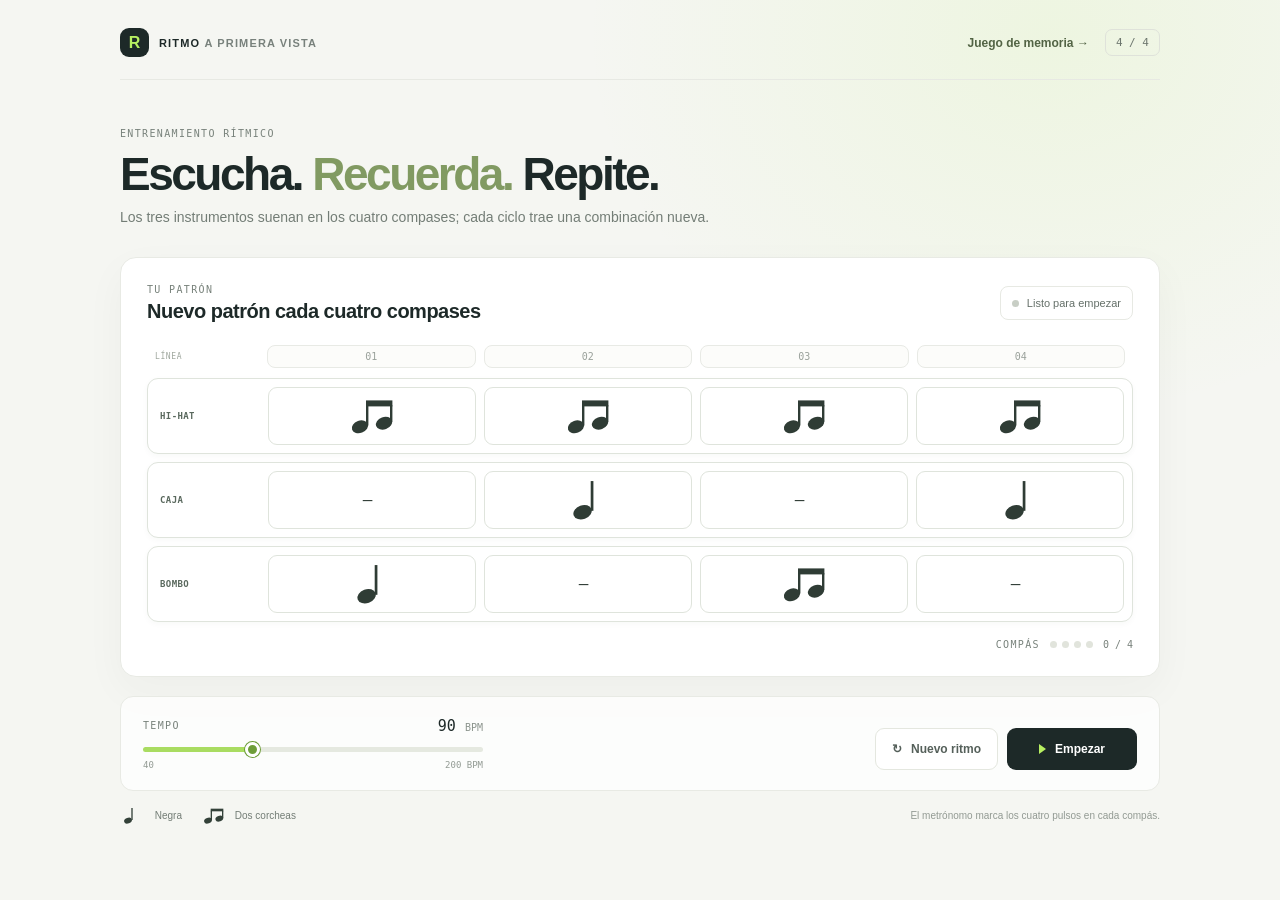
<file: index.html>
<!doctype html>
<html lang="es">
  <head>
    <meta charset="utf-8">
    <meta name="viewport" content="width=device-width, initial-scale=1">
    <meta name="theme-color" content="#f5f6f2">
    <title>Ritmo a primera vista</title>
    <link rel="stylesheet" href="styles.css?v=2">
    <script src="app.js?v=2" defer></script>
  </head>
  <body>
    <main class="app">
      <header class="topbar">
        <a class="brand" href="#" aria-label="Ritmo a primera vista, inicio">
          <span class="brand-mark" aria-hidden="true">R</span>
          <span>RITMO <span class="brand-light">A PRIMERA VISTA</span></span>
        </a>
        <a class="companion-link" href="memory.html">Juego de memoria <span aria-hidden="true">→</span></a>
        <span class="time-signature">4 / 4</span>
      </header>

      <section class="intro" aria-labelledby="page-title">
        <p class="eyebrow">ENTRENAMIENTO RÍTMICO</p>
        <h1 id="page-title">Escucha. <span>Recuerda.</span> Repite.</h1>
        <p class="intro-copy">Los tres instrumentos suenan en los cuatro compases; cada ciclo trae una combinación nueva.</p>
      </section>

      <section class="exercise" aria-label="Ejercicio de ritmo">
        <div class="exercise-heading">
          <div>
            <p class="eyebrow">TU PATRÓN</p>
            <h2>Nuevo patrón cada cuatro compases</h2>
          </div>
          <div class="measure-status" aria-live="polite">
            <span class="status-dot" aria-hidden="true"></span>
            <span id="measure-label">Listo para empezar</span>
          </div>
        </div>

        <div class="beat-grid" id="beat-grid" aria-label="Patrón de cuatro pulsos">
          <div class="beat-ruler" aria-hidden="true">
            <span class="instrument-column-label">LÍNEA</span>
            <div class="beat-headings">
              <span class="beat-heading" data-beat="0">01</span>
              <span class="beat-heading" data-beat="1">02</span>
              <span class="beat-heading" data-beat="2">03</span>
              <span class="beat-heading" data-beat="3">04</span>
            </div>
          </div>
          <div class="instrument-row" role="group" aria-label="Hi-hat">
            <span class="instrument-name">HI-HAT</span>
            <div class="beat-cells">
              <div class="beat-cell" data-beat="0"><span class="notation" data-instrument="hihat" role="img"></span></div>
              <div class="beat-cell" data-beat="1"><span class="notation" data-instrument="hihat" role="img"></span></div>
              <div class="beat-cell" data-beat="2"><span class="notation" data-instrument="hihat" role="img"></span></div>
              <div class="beat-cell" data-beat="3"><span class="notation" data-instrument="hihat" role="img"></span></div>
            </div>
          </div>
          <div class="instrument-row" role="group" aria-label="Caja">
            <span class="instrument-name">CAJA</span>
            <div class="beat-cells">
              <div class="beat-cell" data-beat="0"><span class="notation" data-instrument="snare" role="img"></span></div>
              <div class="beat-cell" data-beat="1"><span class="notation" data-instrument="snare" role="img"></span></div>
              <div class="beat-cell" data-beat="2"><span class="notation" data-instrument="snare" role="img"></span></div>
              <div class="beat-cell" data-beat="3"><span class="notation" data-instrument="snare" role="img"></span></div>
            </div>
          </div>
          <div class="instrument-row" role="group" aria-label="Bombo">
            <span class="instrument-name">BOMBO</span>
            <div class="beat-cells">
              <div class="beat-cell" data-beat="0"><span class="notation" data-instrument="kick" role="img"></span></div>
              <div class="beat-cell" data-beat="1"><span class="notation" data-instrument="kick" role="img"></span></div>
              <div class="beat-cell" data-beat="2"><span class="notation" data-instrument="kick" role="img"></span></div>
              <div class="beat-cell" data-beat="3"><span class="notation" data-instrument="kick" role="img"></span></div>
            </div>
          </div>
        </div>

        <div class="measure-progress" aria-label="Progreso del ejercicio">
          <span class="progress-label">COMPÁS</span>
          <div class="progress-dots" aria-hidden="true">
            <span class="progress-dot"></span>
            <span class="progress-dot"></span>
            <span class="progress-dot"></span>
            <span class="progress-dot"></span>
          </div>
          <span id="measure-count">0 / 4</span>
        </div>
      </section>

      <section class="controls" aria-label="Controles del ejercicio">
        <div class="tempo-control">
          <div class="tempo-heading">
            <label for="tempo">TEMPO</label>
            <output id="tempo-value" for="tempo">90 <span>BPM</span></output>
          </div>
          <input id="tempo" type="range" min="40" max="200" value="90" aria-label="Tempo en pulsos por minuto">
          <div class="tempo-range"><span>40</span><span>200 BPM</span></div>
        </div>
        <div class="action-controls">
          <button class="secondary-button" id="new-pattern" type="button">
            <span aria-hidden="true">↻</span> Nuevo ritmo
          </button>
          <button class="primary-button" id="start-button" type="button">
            <span class="play-icon" aria-hidden="true"></span> Empezar
          </button>
        </div>
      </section>

      <footer class="legend">
        <span><span class="legend-symbol" aria-hidden="true"><svg class="note-figure" viewBox="0 0 32 30"><ellipse cx="10" cy="22" rx="6" ry="4.3" transform="rotate(-20 10 22)"></ellipse><path d="M15 21V3h2v18z"></path></svg></span> Negra</span>
        <span><span class="legend-symbol" aria-hidden="true"><svg class="note-figure note-pair" viewBox="0 0 36 30"><path d="M13 4h19v4H13z"></path><path d="M13 7h2v14h-2zM30 7h2v11h-2z"></path><ellipse cx="9" cy="22" rx="6" ry="4.3" transform="rotate(-20 9 22)"></ellipse><ellipse cx="26" cy="19" rx="6" ry="4.3" transform="rotate(-20 26 19)"></ellipse></svg></span> Dos corcheas</span>
        <span class="legend-note">El metrónomo marca los cuatro pulsos en cada compás.</span>
      </footer>
    </main>
  </body>
</html>
</file>
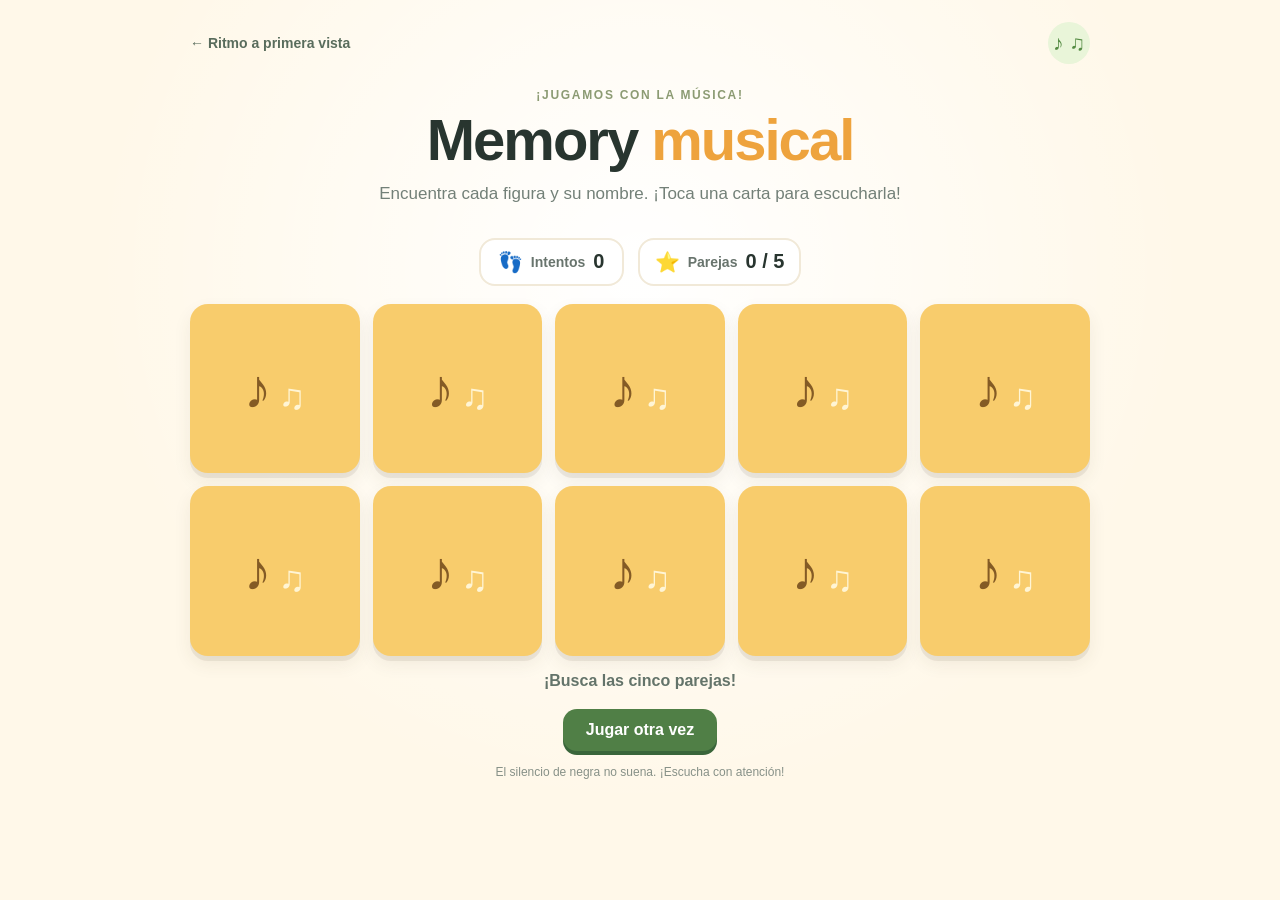
<file: memory.html>
<!doctype html>
<html lang="es">
  <head>
    <meta charset="utf-8">
    <meta name="viewport" content="width=device-width, initial-scale=1">
    <meta name="theme-color" content="#fff8e9">
    <title>Memory musical | Ritmo a primera vista</title>
    <link rel="stylesheet" href="memory.css">
    <script src="memory.js?v=6" defer></script>
  </head>
  <body>
    <main class="game">
      <header class="topbar">
        <a class="back-link" href="index.html">← Ritmo a primera vista</a>
        <span class="music-badge" aria-hidden="true">♪ ♫</span>
      </header>

      <section class="intro" aria-labelledby="page-title">
        <p class="eyebrow">¡JUGAMOS CON LA MÚSICA!</p>
        <h1 id="page-title">Memory <span>musical</span></h1>
        <p>Encuentra cada figura y su nombre. ¡Toca una carta para escucharla!</p>
      </section>

      <section class="scoreboard" aria-label="Marcador">
        <div class="score">
          <span class="score-icon" aria-hidden="true">👣</span>
          <span>Intentos</span>
          <strong id="attempt-count">0</strong>
        </div>
        <div class="score">
          <span class="score-icon" aria-hidden="true">⭐</span>
          <span>Parejas</span>
          <strong><span id="pair-count">0</span> / 5</strong>
        </div>
      </section>

      <section class="board" id="board" aria-label="Cartas del memory musical"></section>
      <p class="game-message" id="game-message" aria-live="polite">¡Busca las cinco parejas!</p>
      <button class="restart-button" id="restart-button" type="button">Jugar otra vez</button>
      <p class="sound-note">El silencio de negra no suena. ¡Escucha con atención!</p>
    </main>
  </body>
</html>
</file>
<file: styles.css>
:root {
  color-scheme: light;
  --ink: #1d2928;
  --muted: #78817c;
  --line: #e7e9e3;
  --paper: #fff;
  --canvas: #f5f6f2;
  --green: #b7ef61;
  --green-dark: #4b7028;
  --mono: ui-monospace, SFMono-Regular, Consolas, monospace;
  --sans: Arial, Helvetica, sans-serif;
  --display: Arial, Helvetica, sans-serif;
}

* {
  box-sizing: border-box;
}

body {
  min-width: 320px;
  min-height: 100vh;
  margin: 0;
  background:
    radial-gradient(ellipse at 82% 4%, rgb(183 239 97 / 12%), transparent 29rem),
    var(--canvas);
  color: var(--ink);
  font-family: var(--sans);
}

button,
input {
  font: inherit;
}

.app {
  width: min(100% - 48px, 1040px);
  margin: 0 auto;
  padding: 28px 0 42px;
}

.topbar,
.brand,
.exercise-heading,
.measure-status,
.beat-number,
.beat-part,
.measure-progress,
.tempo-heading,
.tempo-range,
.action-controls,
.legend {
  display: flex;
  align-items: center;
}

.topbar,
.exercise-heading,
.tempo-heading,
.tempo-range {
  justify-content: space-between;
}

.topbar {
  padding-bottom: 22px;
  border-bottom: 1px solid var(--line);
}

.brand {
  gap: 10px;
  color: var(--ink);
  font-family: var(--display);
  font-size: 11px;
  font-weight: 800;
  letter-spacing: 1.15px;
  text-decoration: none;
}

.brand-mark {
  display: grid;
  width: 29px;
  height: 29px;
  place-items: center;
  border-radius: 9px;
  background: var(--ink);
  color: var(--green);
  font-size: 16px;
  letter-spacing: 0;
}

.brand-light {
  color: #78817c;
  font-weight: 600;
}

.companion-link {
  margin-left: auto;
  margin-right: 16px;
  color: #526344;
  font-size: 12px;
  font-weight: 700;
  text-decoration: none;
}

.companion-link:hover {
  text-decoration: underline;
}

.companion-link:focus-visible {
  outline: 2px solid #729b47;
  outline-offset: 4px;
}

.time-signature {
  padding: 6px 10px;
  border: 1px solid #dfe2da;
  border-radius: 7px;
  color: #6d766e;
  font-family: var(--mono);
  font-size: 11px;
}

.intro {
  padding: 48px 0 32px;
}

.eyebrow,
.tempo-heading label,
.progress-label {
  margin: 0;
  color: #78827b;
  font-family: var(--mono);
  font-size: 10px;
  letter-spacing: 1.35px;
}

h1,
h2,
p {
  margin-top: 0;
}

h1 {
  margin: 10px 0 8px;
  font-family: var(--display);
  font-size: clamp(32px, 5vw, 46px);
  font-weight: 700;
  letter-spacing: -2.5px;
  line-height: 1.12;
}

h1 span {
  color: #819a62;
}

.intro-copy {
  margin-bottom: 0;
  color: #737d76;
  font-size: 14px;
}

.exercise {
  padding: 26px;
  border: 1px solid #e8eae4;
  border-radius: 16px;
  background: var(--paper);
  box-shadow: 0 14px 40px rgb(42 54 41 / 4%);
}

.exercise-heading {
  gap: 16px;
  margin-bottom: 22px;
}

.exercise-heading h2 {
  margin: 5px 0 0;
  font-family: var(--display);
  font-size: 20px;
  font-weight: 700;
  letter-spacing: -0.5px;
}

.measure-status {
  min-height: 34px;
  gap: 8px;
  padding: 0 11px;
  border: 1px solid var(--line);
  border-radius: 8px;
  color: #657069;
  font-size: 11px;
  white-space: nowrap;
}

.status-dot {
  width: 7px;
  height: 7px;
  border-radius: 50%;
  background: #c8cec5;
}

.is-playing .status-dot {
  background: #88c341;
  box-shadow: 0 0 0 3px rgb(136 195 65 / 16%);
}

.beat-grid {
  display: grid;
  gap: 8px;
}

.beat-ruler,
.instrument-row {
  display: grid;
  grid-template-columns: 104px minmax(0, 1fr);
  align-items: center;
  gap: 8px;
}

.beat-ruler {
  padding: 0 8px 2px;
}

.instrument-column-label {
  color: #a0a89f;
  font-family: var(--mono);
  font-size: 8px;
  letter-spacing: 0.6px;
}

.beat-headings,
.beat-cells {
  display: grid;
  grid-template-columns: repeat(4, minmax(0, 1fr));
  gap: 8px;
}

.beat-heading {
  display: grid;
  min-height: 23px;
  place-items: center;
  border: 1px solid #e8eae5;
  border-radius: 8px;
  background: #fcfcfa;
  color: #9aa19b;
  font-family: var(--mono);
  font-size: 10px;
  transition: background-color 100ms ease, border-color 100ms ease, color 100ms ease;
}

.beat-heading.is-active {
  border-color: #8dbb52;
  background: #dff2c3;
  color: #405d29;
}

.beat-heading.is-active.is-first-measure {
  border-color: #dc2626;
  background: #ef4444;
  color: white;
}

.instrument-row {
  min-width: 0;
  min-height: 76px;
  padding: 8px;
  border: 1px solid #dfe4dc;
  border-radius: 11px;
  background: #fff;
  box-shadow: 0 2px 6px rgb(42 54 41 / 3%);
}

.instrument-name {
  padding-left: 4px;
  color: #59685d;
  font-family: var(--mono);
  font-size: 9px;
  font-weight: 600;
  letter-spacing: 0.4px;
}

.beat-cell {
  display: flex;
  min-width: 0;
  min-height: 58px;
  align-items: center;
  justify-content: center;
  border: 1px solid #dfe4dc;
  border-radius: 9px;
  background: white;
  transition: background-color 100ms ease, border-color 100ms ease, box-shadow 100ms ease, transform 100ms ease;
}

.beat-cell.is-active {
  transform: translateY(-1px);
  border-color: #83b643;
  background: #e8f6d4;
  box-shadow: inset 0 0 0 1px #a5ce70, 0 2px 7px rgb(95 145 43 / 12%);
}

.beat-cell.is-active.is-first-measure {
  border-color: #dc2626;
  background: #fecaca;
  box-shadow: inset 0 0 0 1px #f87171, 0 2px 7px rgb(220 38 38 / 20%);
}

.notation {
  display: flex;
  width: 100%;
  min-width: 0;
  height: 38px;
  align-items: center;
  justify-content: center;
  color: #2f3c35;
}

.note-figure {
  display: block;
  width: 48px;
  height: 46px;
  fill: currentColor;
}

.notation.is-rest {
  color: #a4ada2;
}

.rest-mark {
  padding-right: 9px;
  font-family: var(--mono);
  font-size: 16px;
  line-height: 1;
}

.measure-progress {
  justify-content: flex-end;
  gap: 10px;
  margin-top: 17px;
  color: #78817b;
  font-family: var(--mono);
  font-size: 10px;
}

.progress-dots {
  display: flex;
  gap: 5px;
}

.progress-dot {
  width: 7px;
  height: 7px;
  border-radius: 50%;
  background: #e1e4dc;
  transition: background-color 120ms ease, transform 120ms ease;
}

.progress-dot.is-complete {
  background: #8fc74d;
}

.progress-dot.is-current {
  transform: scale(1.35);
  background: #6e9a3b;
}

.controls {
  display: flex;
  align-items: flex-end;
  justify-content: space-between;
  gap: 30px;
  margin-top: 19px;
  padding: 20px 22px;
  border: 1px solid #e8eae4;
  border-radius: 13px;
  background: rgb(255 255 255 / 75%);
}

.tempo-control {
  width: min(100%, 340px);
}

.tempo-heading {
  margin-bottom: 12px;
}

.tempo-heading output {
  color: var(--ink);
  font-family: var(--mono);
  font-size: 15px;
}

.tempo-heading output span {
  color: #8b948d;
  font-size: 10px;
}

#tempo {
  display: block;
  width: 100%;
  height: 5px;
  margin: 0;
  border-radius: 9px;
  appearance: none;
  background: linear-gradient(to right, #a9dc61 0%, #a9dc61 31.25%, #e5e9e0 31.25%, #e5e9e0 100%);
  cursor: pointer;
}

#tempo::-webkit-slider-thumb {
  width: 15px;
  height: 15px;
  border: 3px solid white;
  border-radius: 50%;
  appearance: none;
  background: #6d9d38;
  box-shadow: 0 0 0 1px #6d9d38;
}

#tempo::-moz-range-thumb {
  width: 10px;
  height: 10px;
  border: 3px solid white;
  border-radius: 50%;
  background: #6d9d38;
  box-shadow: 0 0 0 1px #6d9d38;
}

#tempo:focus-visible {
  outline: 2px solid #729b47;
  outline-offset: 7px;
}

.tempo-range {
  margin-top: 8px;
  color: #929a93;
  font-family: var(--mono);
  font-size: 9px;
}

.action-controls {
  gap: 9px;
}

.primary-button,
.secondary-button {
  display: inline-flex;
  min-height: 42px;
  align-items: center;
  justify-content: center;
  gap: 9px;
  padding: 0 16px;
  border: 0;
  border-radius: 9px;
  cursor: pointer;
  font-size: 12px;
  font-weight: 700;
  transition: background-color 120ms ease, transform 120ms ease;
}

.primary-button {
  min-width: 130px;
  background: var(--ink);
  color: white;
}

.primary-button:hover {
  background: #33423e;
}

.primary-button:active,
.secondary-button:active {
  transform: translateY(1px);
}

.secondary-button {
  border: 1px solid #e4e7df;
  background: white;
  color: #55605a;
}

.secondary-button:hover {
  background: #f7f8f4;
}

.primary-button:focus-visible,
.secondary-button:focus-visible {
  outline: 3px solid rgb(143 199 77 / 55%);
  outline-offset: 2px;
}

.play-icon {
  width: 0;
  height: 0;
  border-top: 5px solid transparent;
  border-bottom: 5px solid transparent;
  border-left: 7px solid var(--green);
}

.stop-icon {
  width: 9px;
  height: 9px;
  border-radius: 1px;
  background: var(--green);
}

.legend {
  flex-wrap: wrap;
  gap: 18px;
  margin-top: 15px;
  color: #737d76;
  font-size: 10px;
}

.legend-symbol {
  display: inline-flex;
  width: 28px;
  height: 20px;
  align-items: center;
  margin-right: 4px;
  color: #334139;
  vertical-align: middle;
}

.legend-symbol .note-figure {
  width: 24px;
  height: 20px;
}

.legend-symbol .note-pair {
  width: 28px;
}

.legend-note {
  margin-left: auto;
  color: #929a93;
}

@media (max-width: 650px) {
  .app {
    width: min(100% - 32px, 500px);
    padding-top: 18px;
  }

  .intro {
    padding: 38px 0 25px;
  }

  .companion-link {
    margin-right: 10px;
    font-size: 10px;
  }

  h1 {
    letter-spacing: -1.7px;
  }

  .exercise {
    padding: 19px 15px 15px;
  }

  .exercise-heading {
    align-items: flex-start;
    flex-direction: column;
    gap: 12px;
  }

  .beat-grid {
    gap: 6px;
  }

  .beat-ruler,
  .instrument-row {
    grid-template-columns: 58px minmax(0, 1fr);
    gap: 5px;
  }

  .beat-ruler {
    padding: 0 6px 2px;
  }

  .instrument-column-label {
    font-size: 8px;
  }

  .instrument-name {
    font-size: 7px;
    letter-spacing: 0.1px;
  }

  .instrument-row {
    min-height: 66px;
    padding: 5px 6px;
  }

  .beat-headings,
  .beat-cells {
    gap: 4px;
  }

  .beat-cell {
    min-height: 50px;
    border-radius: 6px;
  }

  .beat-heading {
    min-height: 20px;
    font-size: 9px;
  }

  .notation {
    height: 42px;
  }

  .note-figure {
    width: 38px;
    height: 40px;
  }

  .controls {
    align-items: stretch;
    flex-direction: column;
    gap: 20px;
    padding: 17px;
  }

  .tempo-control {
    width: 100%;
  }

  .action-controls > button {
    flex: 1;
    padding: 0 10px;
  }

  .legend {
    gap: 10px 16px;
    padding: 0 3px;
  }

  .legend-note {
    width: 100%;
    margin-left: 0;
  }
}

@media (prefers-reduced-motion: reduce) {
  *,
  *::before,
  *::after {
    scroll-behavior: auto !important;
    transition-duration: 0.01ms !important;
  }
}
</file>
<file: memory.css>
:root {
  color-scheme: light;
  --ink: #28352f;
  --muted: #738078;
  --green: #67b85d;
  --paper: #fff;
  --orange: #f5a942;
  --purple: #9673d6;
  --blue: #56a9d8;
  --pink: #e879a8;
  --yellow: #e5b832;
  font-family: Arial, Helvetica, sans-serif;
}

* {
  box-sizing: border-box;
}

body {
  min-width: 320px;
  min-height: 100vh;
  margin: 0;
  background:
    radial-gradient(ellipse at 50% 30%, #fff 0, transparent 34rem),
    #fff8e9;
  color: var(--ink);
}

button,
a {
  font: inherit;
}

.game {
  width: min(100% - 32px, 900px);
  margin: 0 auto;
  padding: 22px 0 35px;
  text-align: center;
}

.topbar {
  display: flex;
  align-items: center;
  justify-content: space-between;
}

.back-link {
  color: #596c5c;
  font-size: 14px;
  font-weight: 700;
  text-decoration: none;
}

.back-link:hover {
  text-decoration: underline;
}

.music-badge {
  display: grid;
  width: 42px;
  height: 42px;
  place-items: center;
  border-radius: 50%;
  background: #e9f5d9;
  color: #548b43;
  font-size: 21px;
}

.intro {
  padding: 24px 0 16px;
}

.eyebrow {
  margin: 0 0 6px;
  color: #8c9b73;
  font-size: 12px;
  font-weight: 800;
  letter-spacing: 1.7px;
}

h1 {
  margin: 0;
  font-size: clamp(36px, 7vw, 58px);
  letter-spacing: -2px;
  line-height: 1.1;
}

h1 span {
  color: #eea33d;
}

.intro > p:last-child {
  margin: 12px 0 0;
  color: var(--muted);
  font-size: 17px;
}

.scoreboard {
  display: flex;
  justify-content: center;
  gap: 14px;
  margin: 18px 0;
}

.score {
  display: flex;
  min-width: 145px;
  align-items: center;
  justify-content: center;
  gap: 8px;
  padding: 10px 15px;
  border: 2px solid #f1e9d8;
  border-radius: 16px;
  background: var(--paper);
  color: #68746d;
  font-size: 14px;
  font-weight: 700;
}

.score-icon {
  font-size: 20px;
}

.score strong {
  color: var(--ink);
  font-size: 20px;
}

.board {
  display: grid;
  grid-template-columns: repeat(5, minmax(0, 1fr));
  gap: 13px;
}

.memory-card {
  min-width: 0;
  aspect-ratio: 1 / 1;
  padding: 0;
  border: 0;
  border-radius: 18px;
  background: transparent;
  cursor: pointer;
  perspective: 700px;
  -webkit-tap-highlight-color: transparent;
}

.card-inner {
  position: relative;
  display: block;
  width: 100%;
  height: 100%;
  border-radius: inherit;
  transform-style: preserve-3d;
  transition: transform 320ms cubic-bezier(.2, .75, .3, 1);
}

.memory-card.is-open .card-inner,
.memory-card.is-matched .card-inner {
  transform: rotateY(180deg);
}

.memory-card.is-finale-flipped .card-inner {
  transform: rotateY(0deg);
}

.card-face {
  position: absolute;
  inset: 0;
  display: flex;
  align-items: center;
  justify-content: center;
  overflow: hidden;
  border: 3px solid transparent;
  border-radius: inherit;
  backface-visibility: hidden;
  box-shadow: 0 5px 0 rgb(78 67 43 / 9%), 0 8px 18px rgb(78 67 43 / 8%);
}

.card-back {
  gap: 7px;
  background: #f8cc6c;
  color: #845b25;
  font-size: clamp(35px, 7vw, 55px);
  font-weight: 800;
}

.card-back span:last-child {
  color: #fff5d5;
  font-size: 36px;
  transform: translateY(8px);
}

.card-front {
  flex-direction: column;
  gap: 4px;
  transform: rotateY(180deg);
}

.card-front.figure-card svg {
  display: block;
  width: 76%;
  height: 76%;
  max-height: 115px;
  fill: currentColor;
  stroke: currentColor;
}

.card-front.name-card {
  padding: 8px;
  font-size: clamp(19px, 3.2vw, 27px);
  font-weight: 800;
  line-height: 1.08;
}

.memory-card:focus-visible {
  outline: 4px solid #395cda;
  outline-offset: 4px;
}

.memory-card.is-open .card-front {
  border-color: #efbd56;
  background: #fffdf6;
}

.memory-card.is-matched .card-front {
  border-color: #54b86a;
  background: #e4f8e6;
  box-shadow: 0 0 0 3px rgb(84 184 106 / 18%), 0 5px 0 rgb(78 67 43 / 7%);
}

.memory-card.is-wrong .card-front {
  border-color: #e65858;
  background: #ffe4e3;
  box-shadow: 0 0 0 3px rgb(230 88 88 / 15%);
}

.memory-card:disabled {
  cursor: default;
}

.memory-card.is-finale-flipped .card-back {
  background: #f6bd51;
}

.game-message {
  min-height: 27px;
  margin: 16px 0 10px;
  color: #64746a;
  font-size: 16px;
  font-weight: 700;
}

.game-message.is-win {
  color: #438d4b;
  font-size: 20px;
}

.restart-button {
  padding: 12px 23px;
  border: 0;
  border-radius: 14px;
  background: #507f46;
  box-shadow: 0 4px 0 #39653a;
  color: white;
  cursor: pointer;
  font-size: 16px;
  font-weight: 800;
}

.restart-button:hover {
  background: #426f3c;
}

.restart-button:active {
  transform: translateY(2px);
  box-shadow: 0 2px 0 #39653a;
}

.restart-button:focus-visible {
  outline: 3px solid #395cda;
  outline-offset: 3px;
}

.sound-note {
  margin: 14px 0 0;
  color: #879188;
  font-size: 12px;
}

@media (max-width: 620px) {
  .game {
    width: min(100% - 24px, 470px);
    padding-top: 16px;
  }

  .intro {
    padding-top: 22px;
  }

  .intro > p:last-child {
    font-size: 15px;
  }

  .board {
    grid-template-columns: repeat(2, minmax(0, 1fr));
    gap: 10px;
  }

  .memory-card {
    aspect-ratio: 1.1 / 1;
    border-radius: 15px;
  }

  .card-front.figure-card svg {
    max-height: 105px;
  }
}

@media (prefers-reduced-motion: reduce) {
  *,
  *::before,
  *::after {
    transition-duration: 0.01ms !important;
  }
}
</file>
